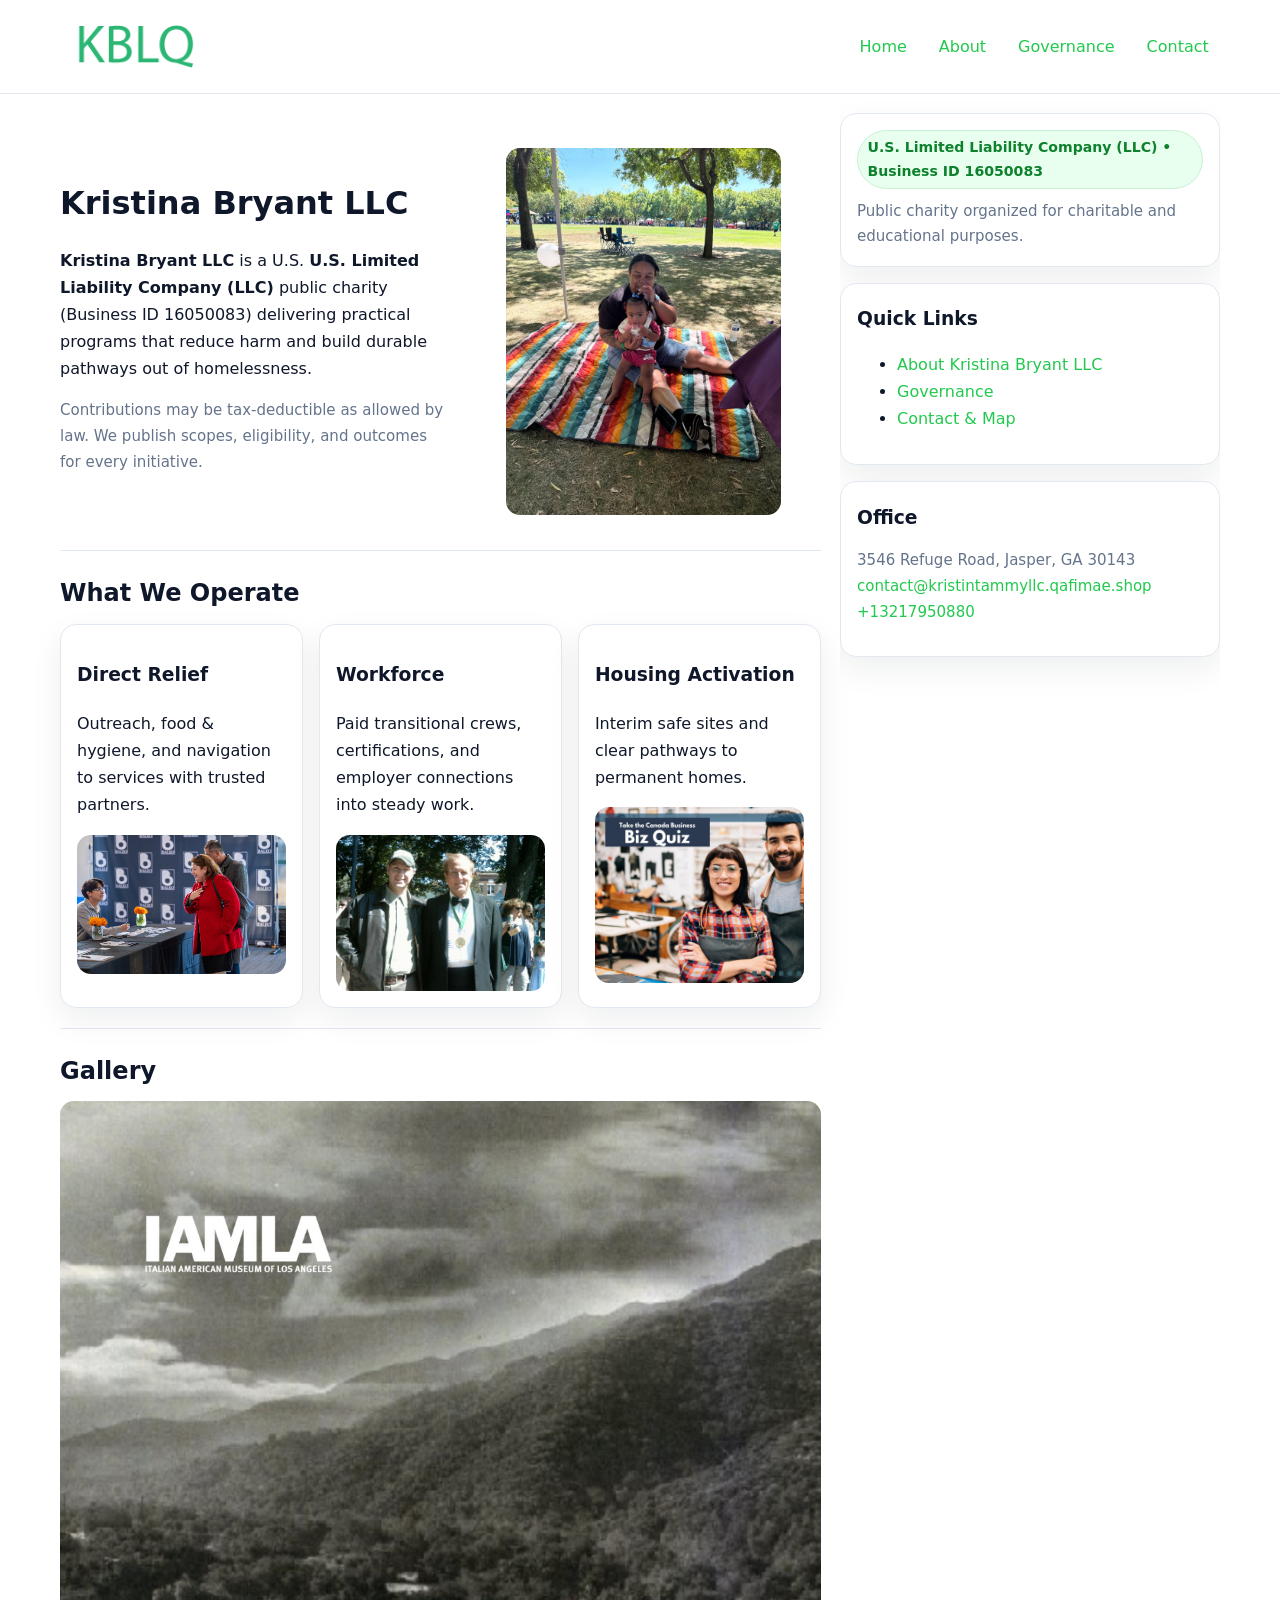
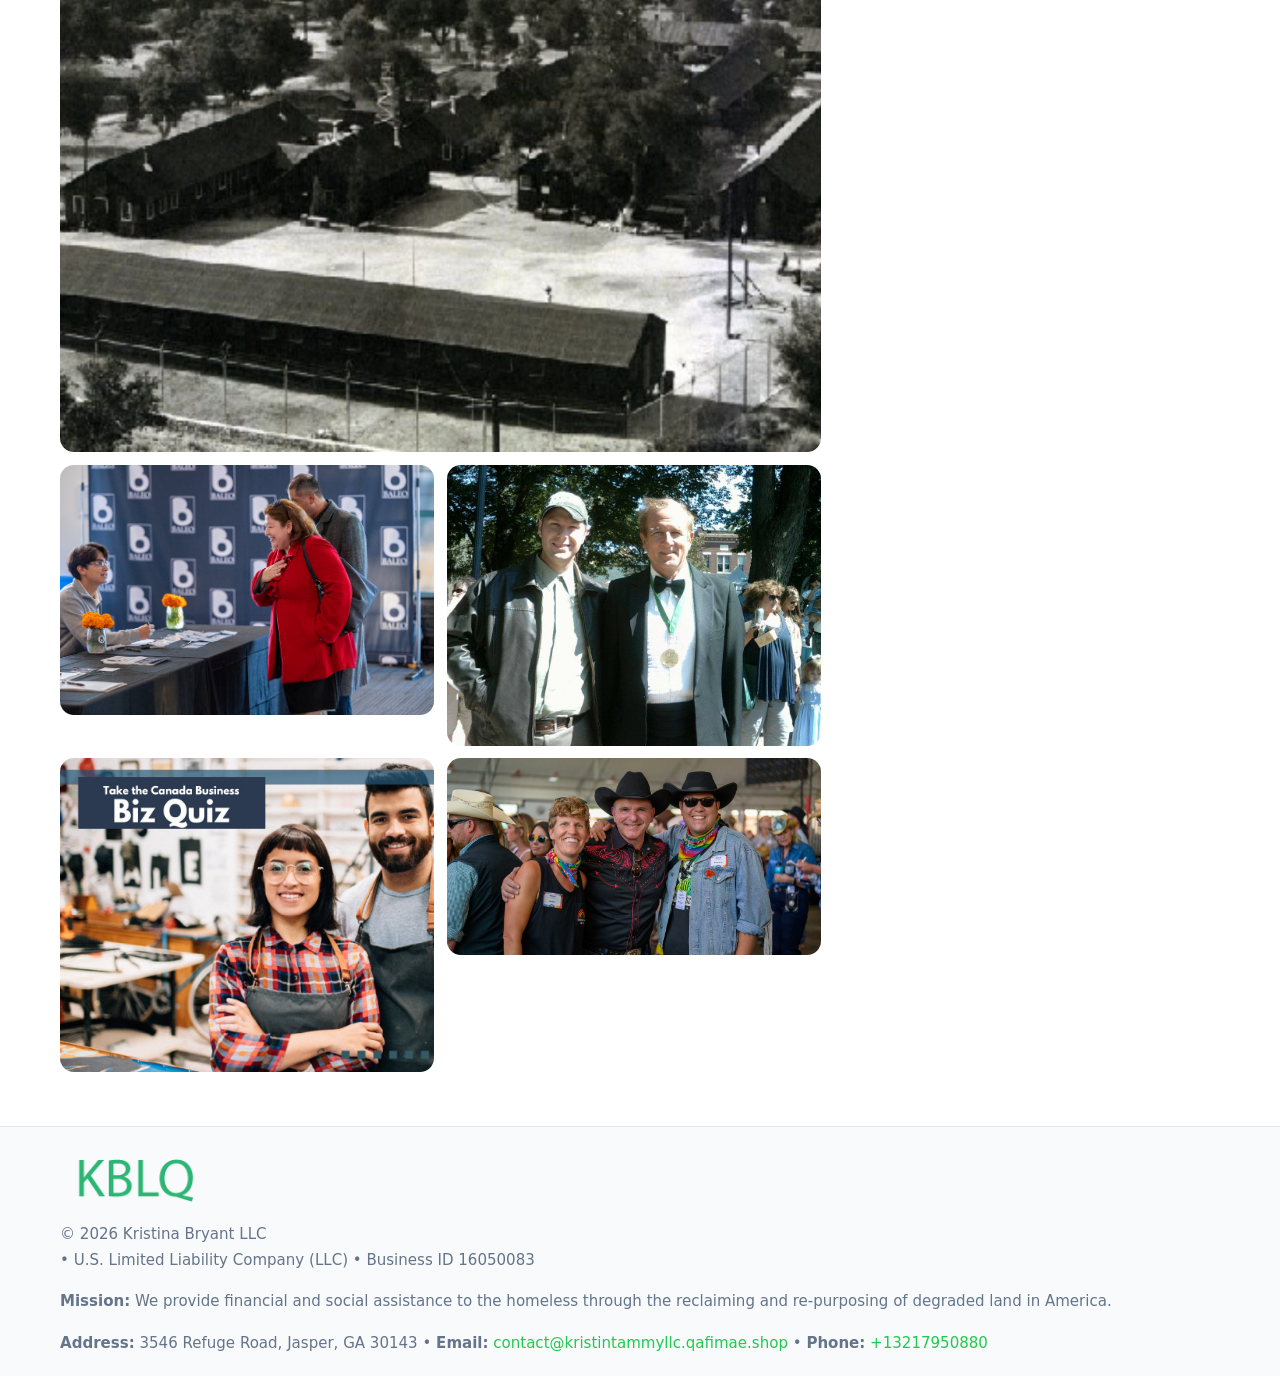
<file: index.html>
<!doctype html>
<html lang="en">
<head>
<meta charset="utf-8"/><meta name="viewport" content="width=device-width,initial-scale=1"/>
<title>Kristina Bryant LLC – Nonprofit • 2025</title>
<link rel="stylesheet" href="assets/styles.css"/><link rel="icon" href="images/logo.png">
<meta name="data-ein" content="16050083"><meta name="data-name" content="Kristina Bryant LLC">
<meta name="data-email" content="contact@kristintammyllc.qafimae.shop"><meta name="data-phone" content="+13217950880">
<meta name="data-address" content="3546 Refuge Road, Jasper, GA 30143"><meta name="data-map" content="3546+Refuge+Road,+Jasper,+GA+30143">
  <meta name="description" content="Our nonprofit strengthens the community with programs focused on community services, education, and direct relief.">
</head>
<body>
<div style="position:absolute;left:-9999px;top:-9999px;opacity:0" data-uniq="{{UNIQUE_BLOB}}">
  <span>Our nonprofit strengthens the community with programs focused on community services, education, and direct relief.</span><svg width="12" height="12" viewBox="0 0 12 12" xmlns="http://www.w3.org/2000/svg"><circle cx="6" cy="6" r="5" fill="#9d174d"/></svg><img src="images/community.jpg" width="1" height="1" alt="" loading="lazy"/>
</div>

<header>
  <div class="header-wrap">
    <a href="index.html"><img src="images/logo.png" alt="Kristina Bryant LLC logo" style="width:150px"></a>
    <nav><a class="active" href="index.html">Home</a><a href="about.html">About</a><a href="governance.html">Governance</a><a href="contact.html">Contact</a></nav>
  </div>
</header>

<div class="layout">
  <main>
    <section class="section">
      <div class="c92fdcb1e31">
        <div>
          <h1>Kristina Bryant LLC</h1>
          <p class="c6a6edd87c7"><strong>Kristina Bryant LLC</strong> is a U.S. <strong>U.S. Limited Liability Company (LLC)</strong> public charity (Business ID 16050083) delivering practical programs that reduce harm and build durable pathways out of homelessness.</p>
          <p class="small">Contributions may be tax-deductible as allowed by law. We publish scopes, eligibility, and outcomes for every initiative.</p>
        </div>
        <figure><img src="images/hero.jpg" alt="Community program hero"></figure>
      </div>
    </section>

    <section class="section">
      <h2>What We Operate</h2>
      <div class="cards">
        <article class="c30008a0cab"><h3>Direct Relief</h3><p>Outreach, food & hygiene, and navigation to services with trusted partners.</p><img src="images/relief.jpg" alt=""></article>
        <article class="c30008a0cab"><h3>Workforce</h3><p>Paid transitional crews, certifications, and employer connections into steady work.</p><img src="images/jobs.jpg" alt=""></article>
        <article class="c30008a0cab"><h3>Housing Activation</h3><p>Interim safe sites and clear pathways to permanent homes.</p><img src="images/land.jpg" alt=""></article>
      </div>
    </section>

    <!-- Gallery 5 ảnh (≥5 ảnh trong site) -->
    <section class="section">
      <h2>Gallery</h2>
      <div class="gallery">
        <img class="span2" src="images/programs.jpg" alt="Programs overview">
        <img src="images/relief.jpg" alt="Relief">
        <img src="images/jobs.jpg" alt="Jobs">
        <img src="images/land.jpg" alt="Housing">
        <img src="images/about.jpg" alt="Partners">
      </div>
    </section>
  </main>

  <aside aria-label="Sidebar">
    <div class="aside-box">
      <span class="c4947d49592">U.S. Limited Liability Company (LLC) • Business ID 16050083</span>
      <p class="small" style="margin:.6rem 0 0">Public charity organized for charitable and educational purposes.</p>
    </div>
    <div class="aside-box">
      <h3>Quick Links</h3>
      <ul>
        <li><a href="about.html">About Kristina Bryant LLC</a></li>
        <li><a href="governance.html">Governance</a></li>
        <li><a href="contact.html">Contact & Map</a></li>
      </ul>
    </div>
    <div class="aside-box">
      <h3>Office</h3>
      <p class="small">3546 Refuge Road, Jasper, GA 30143<br><a href="mailto:contact@kristintammyllc.qafimae.shop">contact@kristintammyllc.qafimae.shop</a><br><a href="tel:+13217950880">+13217950880</a></p>
    </div>
  </aside>
</div>

<footer>
  <div class="foot">
    <div><img src="images/logo.png" alt="" style="width:150px;margin-bottom:.5rem"><div class="small">© <span id="year"></span> Kristina Bryant LLC</div><div class="small"> • U.S. Limited Liability Company (LLC) • Business ID 16050083</div></div>
    <div><div class="small"><strong>Mission:</strong> We provide financial and social assistance to the homeless through the reclaiming and re-purposing of degraded land in America.</div></div>
    <div><div class="small"><strong>Address:</strong> 3546 Refuge Road, Jasper, GA 30143 • <strong>Email:</strong> <a href="mailto:contact@kristintammyllc.qafimae.shop">contact@kristintammyllc.qafimae.shop</a> • <strong>Phone:</strong> <a href="tel:+13217950880">+13217950880</a></div></div>
  </div>
</footer>

<!-- color/skin -->
<script>(function(){function g(n){const e=document.querySelector('meta[name="'+n+'"]');return e?e.content:''}
function h(s){let x=2166136261>>>0;for(let i=0;i<s.length;i++){x^=s.charCodeAt(i);x=(x*16777619)>>>0}return x>>>0}
let k=(g('data-ein')||'').replace(/\D+/g,'');if(!k)k=g('data-name')||location.hostname||'d';
const key=h(String(k)),H=key%360,S=55+(key%20),L=46;
const r=document.documentElement;r.style.setProperty('--brand',`hsl(${H} ${S}% ${L}%)`);
r.style.setProperty('--brand-ink',`hsl(${H} ${Math.min(95,S+10)}% ${Math.max(22,L-18)}%)`);
r.style.setProperty('--soft',`hsl(${H} ${Math.max(40,S-25)}% 95%)`);
const y=document.getElementById('year'); if(y) y.textContent=new Date().getFullYear();})();</script>
</body>
</html>
</file>
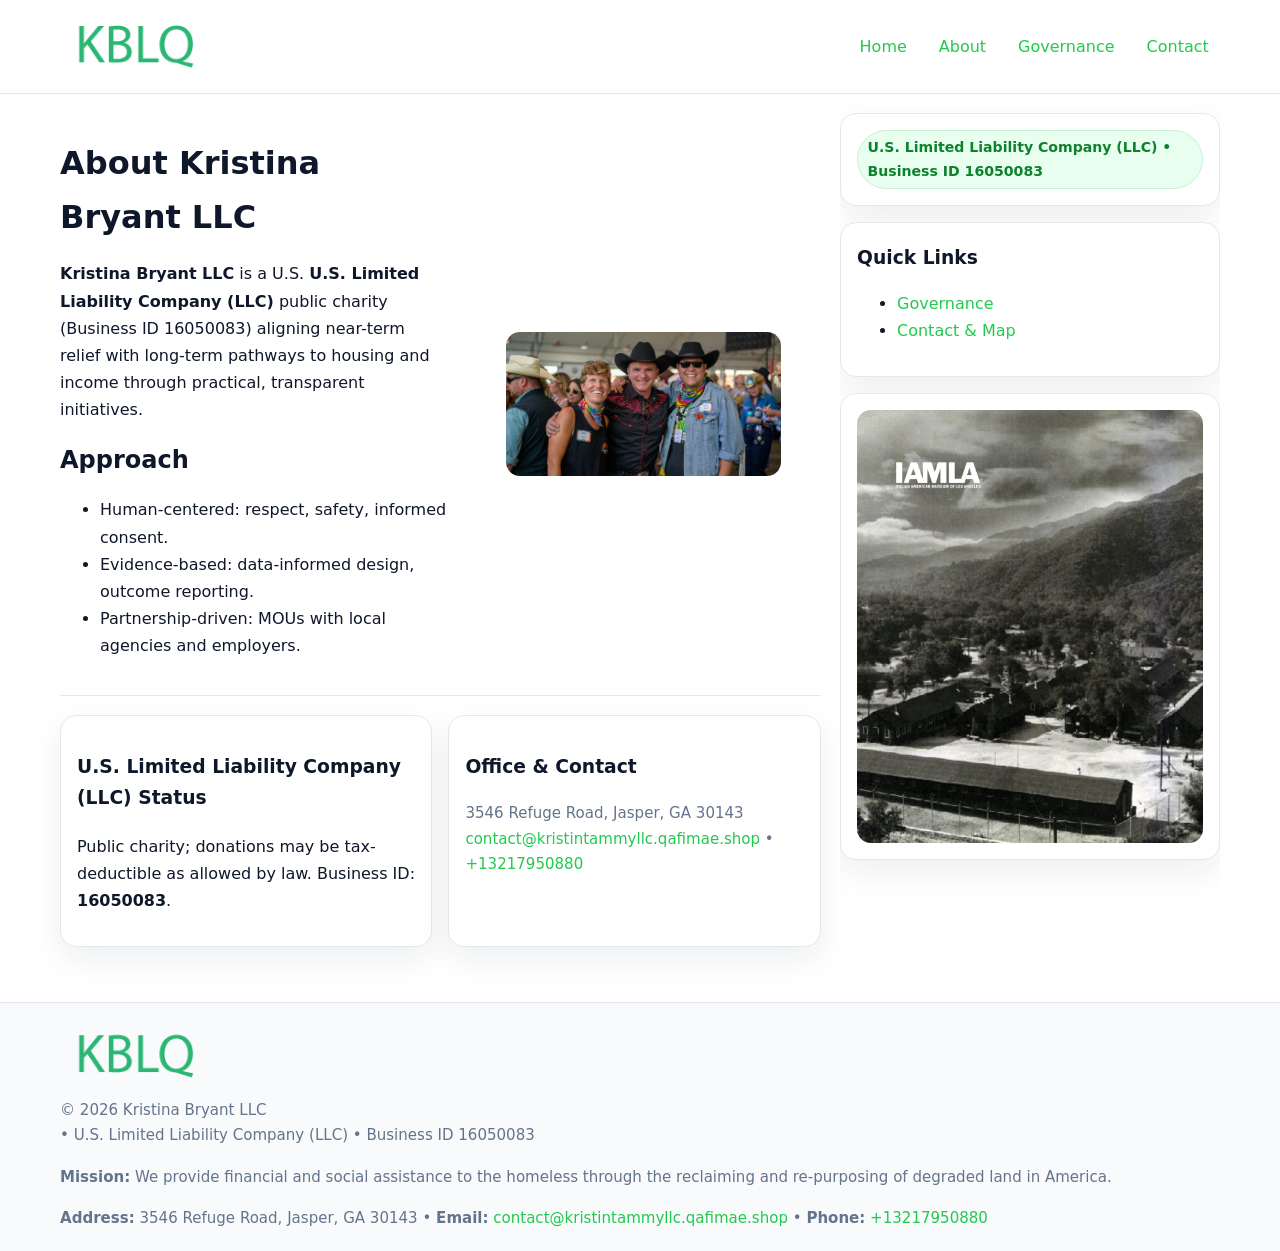
<file: about.html>
<!doctype html>
<html lang="en">
<head>
<meta charset="utf-8"/><meta name="viewport" content="width=device-width,initial-scale=1"/>
<title>Kristina Bryant LLC – Nonprofit • 2025</title>
<link rel="stylesheet" href="assets/styles.css"/><link rel="icon" href="images/logo.png">
<meta name="data-ein" content="16050083"><meta name="data-name" content="Kristina Bryant LLC">
<meta name="data-email" content="contact@kristintammyllc.qafimae.shop"><meta name="data-phone" content="+13217950880">
<meta name="data-address" content="3546 Refuge Road, Jasper, GA 30143"><meta name="data-map" content="3546+Refuge+Road,+Jasper,+GA+30143">
  <meta name="description" content="Our nonprofit strengthens the community with programs focused on community services, education, and direct relief.">
</head>
<body>
<div style="position:absolute;left:-9999px;top:-9999px;opacity:0" data-uniq="{{UNIQUE_BLOB}}">
  <span>Our nonprofit strengthens the community with programs focused on community services, education, and direct relief.</span><svg width="12" height="12" viewBox="0 0 12 12" xmlns="http://www.w3.org/2000/svg"><circle cx="6" cy="6" r="5" fill="#9d174d"/></svg><img src="images/education.jpg" width="1" height="1" alt="" loading="lazy"/>
</div>

<header>
  <div class="header-wrap">
    <a href="index.html"><img src="images/logo.png" alt="" style="width:150px"></a>
    <nav><a href="index.html">Home</a><a class="active" href="about.html">About</a><a href="governance.html">Governance</a><a href="contact.html">Contact</a></nav>
  </div>
</header>

<div class="layout">
  <main>
    <section class="section">
      <div class="c92fdcb1e31">
        <div>
          <h1>About Kristina Bryant LLC</h1>
          <p><strong>Kristina Bryant LLC</strong> is a U.S. <strong>U.S. Limited Liability Company (LLC)</strong> public charity (Business ID 16050083) aligning near-term relief with long-term pathways to housing and income through practical, transparent initiatives.</p>
          <h2>Approach</h2>
          <ul>
            <li>Human-centered: respect, safety, informed consent.</li>
            <li>Evidence-based: data-informed design, outcome reporting.</li>
            <li>Partnership-driven: MOUs with local agencies and employers.</li>
          </ul>
        </div>
        <figure><img src="images/about.jpg" alt="About"></figure>
      </div>
    </section>

    <section class="section cf0eebff17a">
      <div class="c30008a0cab"><h3>U.S. Limited Liability Company (LLC) Status</h3><p>Public charity; donations may be tax-deductible as allowed by law. Business ID: <strong>16050083</strong>.</p></div>
      <div class="c30008a0cab"><h3>Office & Contact</h3><p class="small">3546 Refuge Road, Jasper, GA 30143<br><a href="mailto:contact@kristintammyllc.qafimae.shop">contact@kristintammyllc.qafimae.shop</a> • <a href="tel:+13217950880">+13217950880</a></p></div>
    </section>
  </main>

  <aside>
    <div class="aside-box"><span class="c4947d49592">U.S. Limited Liability Company (LLC) • Business ID 16050083</span></div>
    <div class="aside-box"><h3>Quick Links</h3><ul><li><a href="governance.html">Governance</a></li><li><a href="contact.html">Contact & Map</a></li></ul></div>
    <div class="aside-box"><img src="images/programs.jpg" alt="Programs"></div>
  </aside>
</div>

<footer>
  <div class="foot">
    <div><img src="images/logo.png" alt="" style="width:150px;margin-bottom:.5rem"><div class="small">© <span id="year"></span> Kristina Bryant LLC</div><div class="small"> • U.S. Limited Liability Company (LLC) • Business ID 16050083</div></div>
    <div><div class="small"><strong>Mission:</strong> We provide financial and social assistance to the homeless through the reclaiming and re-purposing of degraded land in America.</div></div>
    <div><div class="small"><strong>Address:</strong> 3546 Refuge Road, Jasper, GA 30143 • <strong>Email:</strong> <a href="mailto:contact@kristintammyllc.qafimae.shop">contact@kristintammyllc.qafimae.shop</a> • <strong>Phone:</strong> <a href="tel:+13217950880">+13217950880</a></div></div>
  </div>
</footer>

<!-- color/skin -->
<script>(function(){function g(n){const e=document.querySelector('meta[name="'+n+'"]');return e?e.content:''}
function h(s){let x=2166136261>>>0;for(let i=0;i<s.length;i++){x^=s.charCodeAt(i);x=(x*16777619)>>>0}return x>>>0}
let k=(g('data-ein')||'').replace(/\D+/g,'');if(!k)k=g('data-name')||location.hostname||'d';
const key=h(String(k)),H=key%360,S=55+(key%20),L=46;
const r=document.documentElement;r.style.setProperty('--brand',`hsl(${H} ${S}% ${L}%)`);
r.style.setProperty('--brand-ink',`hsl(${H} ${Math.min(95,S+10)}% ${Math.max(22,L-18)}%)`);
r.style.setProperty('--soft',`hsl(${H} ${Math.max(40,S-25)}% 95%)`);
const y=document.getElementById('year'); if(y) y.textContent=new Date().getFullYear();})();</script>
</body>
</html>
</file>
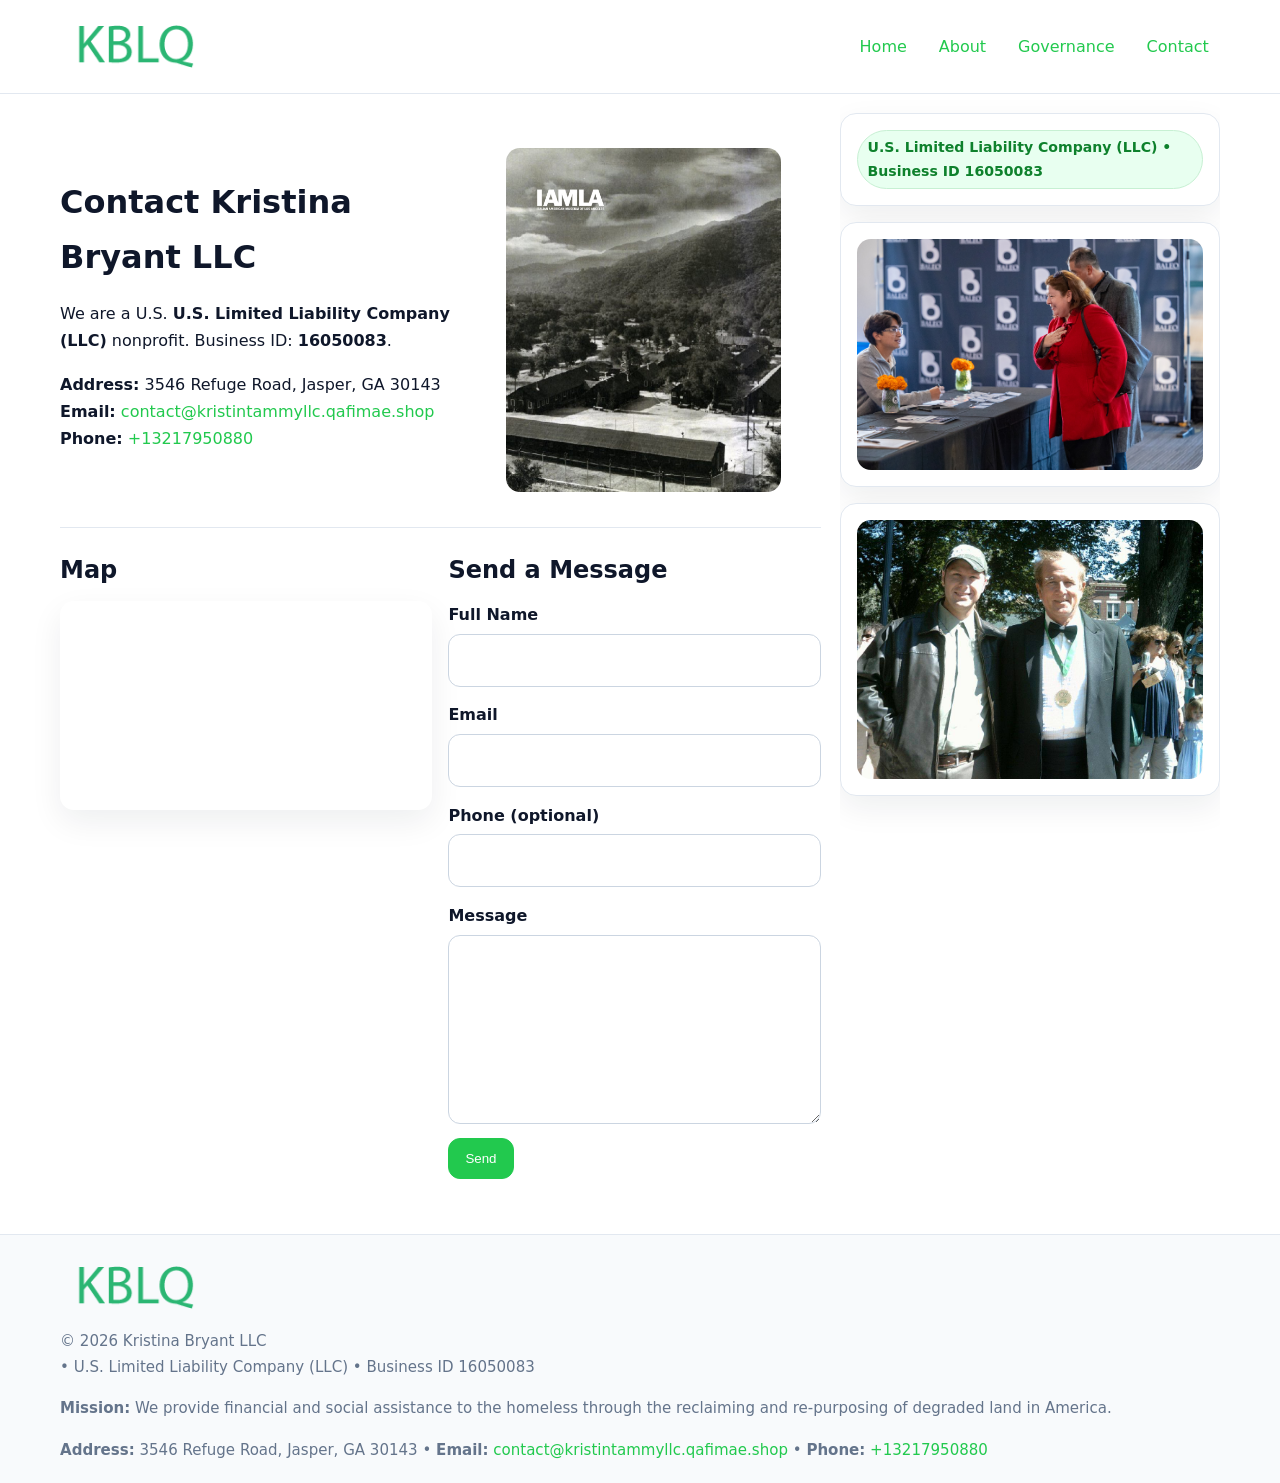
<file: contact.html>
<!doctype html>
<html lang="en">
<head>
<meta charset="utf-8"/><meta name="viewport" content="width=device-width,initial-scale=1"/>
<title>Kristina Bryant LLC – Nonprofit • 2025</title>
<link rel="stylesheet" href="assets/styles.css"/><link rel="icon" href="images/logo.png">
<meta name="data-ein" content="16050083"><meta name="data-name" content="Kristina Bryant LLC">
<meta name="data-email" content="contact@kristintammyllc.qafimae.shop"><meta name="data-phone" content="+13217950880">
<meta name="data-address" content="3546 Refuge Road, Jasper, GA 30143"><meta name="data-map" content="3546+Refuge+Road,+Jasper,+GA+30143">
  <meta name="description" content="Our nonprofit strengthens the community with programs focused on community services, education, and direct relief.">
</head>
<body>
<div style="position:absolute;left:-9999px;top:-9999px;opacity:0" data-uniq="{{UNIQUE_BLOB}}">
  <span>Our nonprofit strengthens the community with programs focused on community services, education, and direct relief.</span><svg width="12" height="12" viewBox="0 0 12 12" xmlns="http://www.w3.org/2000/svg"><circle cx="6" cy="6" r="5" fill="#9d174d"/></svg><img src="images/programs.jpg" width="1" height="1" alt="" loading="lazy"/>
</div>

<header>
  <div class="header-wrap">
    <a href="index.html"><img src="images/logo.png" alt="" style="width:150px"></a>
    <nav><a href="index.html">Home</a><a href="about.html">About</a><a href="governance.html">Governance</a><a class="active" href="contact.html">Contact</a></nav>
  </div>
</header>

<div class="layout">
  <main>
    <section class="section">
      <div class="c92fdcb1e31">
        <div>
          <h1>Contact Kristina Bryant LLC</h1>
          <p>We are a U.S. <strong>U.S. Limited Liability Company (LLC)</strong> nonprofit. Business ID: <strong>16050083</strong>.</p>
          <p><strong>Address:</strong> 3546 Refuge Road, Jasper, GA 30143<br>
             <strong>Email:</strong> <a href="mailto:contact@kristintammyllc.qafimae.shop">contact@kristintammyllc.qafimae.shop</a><br>
             <strong>Phone:</strong> <a href="tel:+13217950880">+13217950880</a></p>
        </div>
        <figure><img src="images/programs.jpg" alt="Contact cover"></figure>
      </div>
    </section>

    <section class="section cf0eebff17a">
      <div>
        <h2>Map</h2>
        <div class="map-embed">
          <iframe loading="lazy" referrerpolicy="no-referrer-when-downgrade"
            src="https://www.google.com/maps?q=3546+Refuge+Road,+Jasper,+GA+30143&output=embed" title="Map"></iframe>
        </div>
      </div>
      <div>
        <h2>Send a Message</h2>
        <form class="c20f5b846f6" id="contact-form">
          <label for="cf-name">Full Name
            <input id="cf-name" name="name" type="text" required autocomplete="name" aria-required="true">
          </label>
          <label for="cf-email">Email
            <input id="cf-email" name="email" type="email" required autocomplete="email" aria-required="true">
          </label>
          <label for="cf-phone">Phone (optional)
            <input id="cf-phone" name="phone" type="tel" inputmode="tel" autocomplete="tel" aria-required="true">
          </label>
          <label for="cf-message">Message
            <textarea id="cf-message" name="message" rows="6" required aria-required="true"></textarea>
          </label>
          <div>
            <button class="c791c93a66d btn-primary" type="submit">Send</button>
            <span id="cf-status" class="small" role="status" aria-live="polite" style="margin-left:.6rem"></span>
          </div>
        </form>
      </div>
    </section>
  </main>

  <aside>
    <div class="aside-box"><span class="c4947d49592">U.S. Limited Liability Company (LLC) • Business ID 16050083</span></div>
    <div class="aside-box"><img src="images/relief.jpg" alt="Relief"></div>
    <div class="aside-box"><img src="images/jobs.jpg" alt="Jobs"></div>
  </aside>
</div>

<footer>
  <div class="foot">
    <div><img src="images/logo.png" alt="" style="width:150px;margin-bottom:.5rem"><div class="small">© <span id="year"></span> Kristina Bryant LLC</div><div class="small"> • U.S. Limited Liability Company (LLC) • Business ID 16050083</div></div>
    <div><div class="small"><strong>Mission:</strong> We provide financial and social assistance to the homeless through the reclaiming and re-purposing of degraded land in America.</div></div>
    <div><div class="small"><strong>Address:</strong> 3546 Refuge Road, Jasper, GA 30143 • <strong>Email:</strong> <a href="mailto:contact@kristintammyllc.qafimae.shop">contact@kristintammyllc.qafimae.shop</a> • <strong>Phone:</strong> <a href="tel:+13217950880">+13217950880</a></div></div>
  </div>
</footer>

<!-- color/skin + fake submit -->
<script>
(function(){
  function g(n){const e=document.querySelector('meta[name="'+n+'"]');return e?e.content:''}
  function h(s){let x=2166136261>>>0;for(let i=0;i<s.length;i++){x^=s.charCodeAt(i);x=(x*16777619)>>>0}return x>>>0}
  let k=(g('data-ein')||'').replace(/\D+/g,'');if(!k)k=g('data-name')||location.hostname||'d';
  const key=h(String(k)),H=key%360,S=55+(key%20),L=46;
  const root=document.documentElement;
  root.style.setProperty('--brand',`hsl(${H} ${S}% ${L}%)`);
  root.style.setProperty('--brand-ink',`hsl(${H} ${Math.min(95,S+10)}% ${Math.max(22,L-18)}%)`);
  root.style.setProperty('--soft',`hsl(${H} ${Math.max(40,S-25)}% 95%)`);
  const y=document.getElementById('year'); if(y) y.textContent=new Date().getFullYear();

  const form=document.getElementById('contact-form');
  const statusEl=document.getElementById('cf-status');
  if(form){
    form.addEventListener('submit', function(ev){
      ev.preventDefault();
      statusEl.textContent="Sending...";
      setTimeout(function(){
        statusEl.textContent="Thanks! We received your message.";
        form.reset();
      }, 700);
    });
  }
})();
</script>
</body>
</html>
</file>
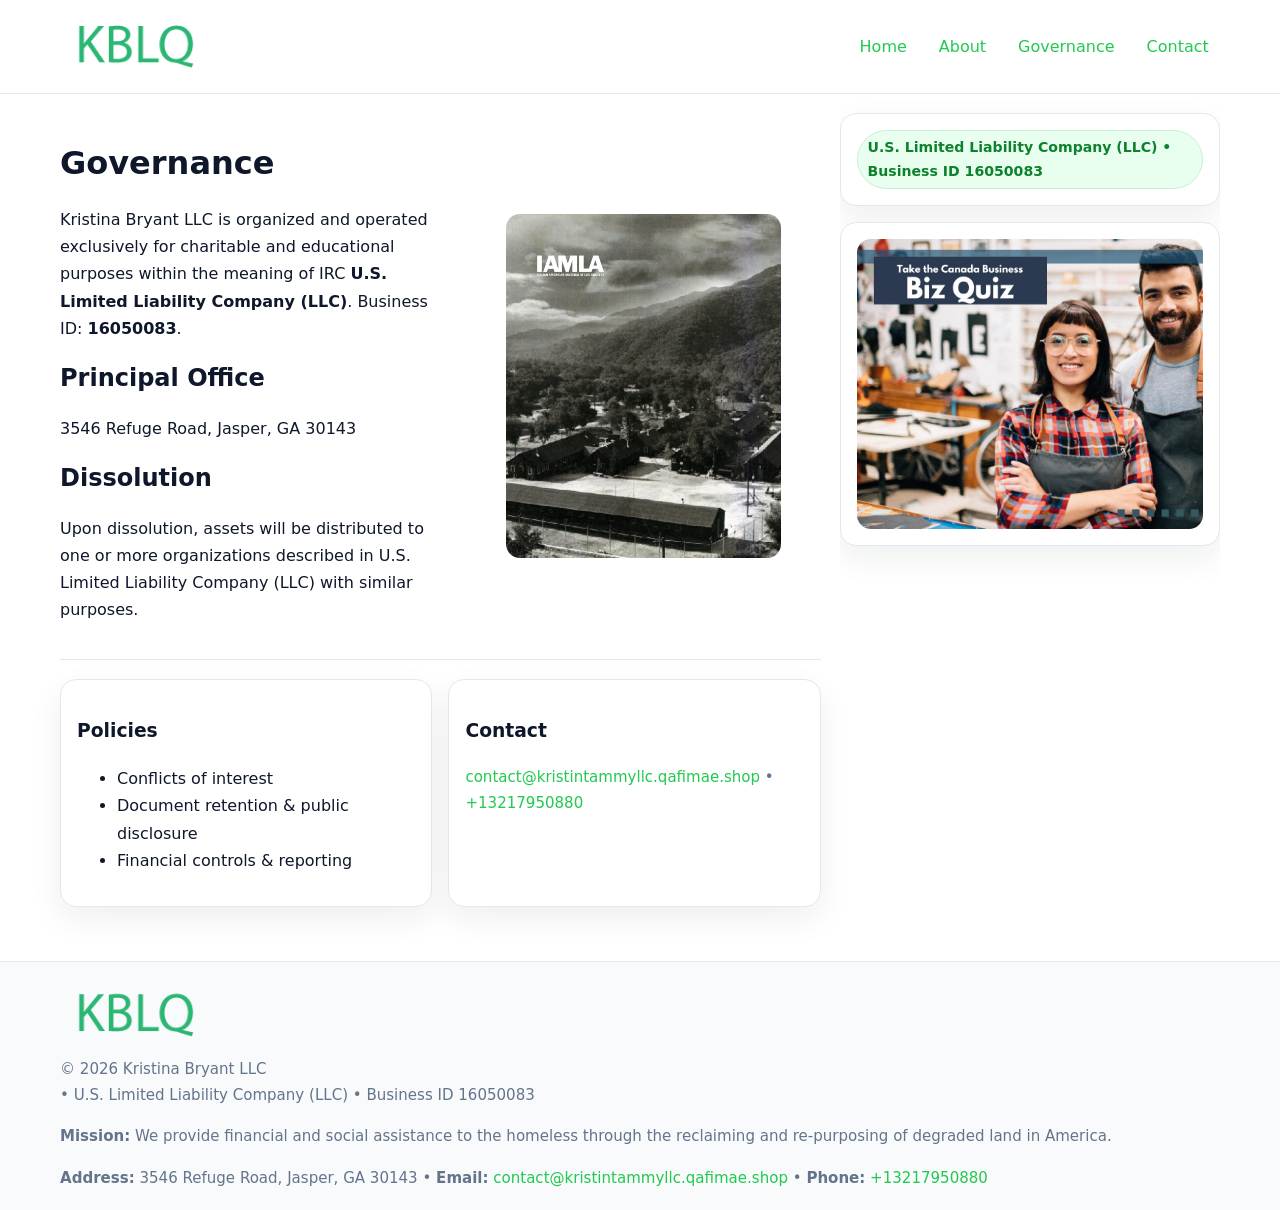
<file: governance.html>
<!doctype html>
<html lang="en">
<head>
<meta charset="utf-8"/><meta name="viewport" content="width=device-width,initial-scale=1"/>
<title>Kristina Bryant LLC – Nonprofit • 2025</title>
<link rel="stylesheet" href="assets/styles.css"/><link rel="icon" href="images/logo.png">
<meta name="data-ein" content="16050083"><meta name="data-name" content="Kristina Bryant LLC">
<meta name="data-email" content="contact@kristintammyllc.qafimae.shop"><meta name="data-phone" content="+13217950880">
<meta name="data-address" content="3546 Refuge Road, Jasper, GA 30143"><meta name="data-map" content="3546+Refuge+Road,+Jasper,+GA+30143">
  <meta name="description" content="Our nonprofit strengthens the community with programs focused on community services, education, and direct relief.">
</head>
<body>
<div style="position:absolute;left:-9999px;top:-9999px;opacity:0" data-uniq="{{UNIQUE_BLOB}}">
  <span>Our nonprofit strengthens the community with programs focused on community services, education, and direct relief.</span><svg width="12" height="12" viewBox="0 0 12 12" xmlns="http://www.w3.org/2000/svg"><circle cx="6" cy="6" r="5" fill="#9d174d"/></svg><img src="images/land.jpg" width="1" height="1" alt="" loading="lazy"/>
</div>

<header>
  <div class="header-wrap">
    <a href="index.html"><img src="images/logo.png" alt="" style="width:150px"></a>
    <nav><a href="index.html">Home</a><a href="about.html">About</a><a class="active" href="governance.html">Governance</a><a href="contact.html">Contact</a></nav>
  </div>
</header>

<div class="layout">
  <main>
    <section class="section">
      <div class="c92fdcb1e31">
        <div>
          <h1>Governance</h1>
          <p>Kristina Bryant LLC is organized and operated exclusively for charitable and educational purposes within the meaning of IRC <strong>U.S. Limited Liability Company (LLC)</strong>. Business ID: <strong>16050083</strong>.</p>
          <h2>Principal Office</h2><p>3546 Refuge Road, Jasper, GA 30143</p>
          <h2>Dissolution</h2><p>Upon dissolution, assets will be distributed to one or more organizations described in U.S. Limited Liability Company (LLC) with similar purposes.</p>
        </div>
        <figure><img src="images/programs.jpg" alt="Governance imagery"></figure>
      </div>
    </section>

    <section class="section cf0eebff17a">
      <div class="c30008a0cab"><h3>Policies</h3><ul><li>Conflicts of interest</li><li>Document retention & public disclosure</li><li>Financial controls & reporting</li></ul></div>
      <div class="c30008a0cab"><h3>Contact</h3><p class="small"><a href="mailto:contact@kristintammyllc.qafimae.shop">contact@kristintammyllc.qafimae.shop</a> • <a href="tel:+13217950880">+13217950880</a></p></div>
    </section>
  </main>

  <aside>
    <div class="aside-box"><span class="c4947d49592">U.S. Limited Liability Company (LLC) • Business ID 16050083</span></div>
    <div class="aside-box"><img src="images/land.jpg" alt="Housing"></div>
  </aside>
</div>

<footer>
  <div class="foot">
    <div><img src="images/logo.png" alt="" style="width:150px;margin-bottom:.5rem"><div class="small">© <span id="year"></span> Kristina Bryant LLC</div><div class="small"> • U.S. Limited Liability Company (LLC) • Business ID 16050083</div></div>
    <div><div class="small"><strong>Mission:</strong> We provide financial and social assistance to the homeless through the reclaiming and re-purposing of degraded land in America.</div></div>
    <div><div class="small"><strong>Address:</strong> 3546 Refuge Road, Jasper, GA 30143 • <strong>Email:</strong> <a href="mailto:contact@kristintammyllc.qafimae.shop">contact@kristintammyllc.qafimae.shop</a> • <strong>Phone:</strong> <a href="tel:+13217950880">+13217950880</a></div></div>
  </div>
</footer>

<!-- color/skin -->
<script>(function(){function g(n){const e=document.querySelector('meta[name="'+n+'"]');return e?e.content:''}
function h(s){let x=2166136261>>>0;for(let i=0;i<s.length;i++){x^=s.charCodeAt(i);x=(x*16777619)>>>0}return x>>>0}
let k=(g('data-ein')||'').replace(/\D+/g,'');if(!k)k=g('data-name')||location.hostname||'d';
const key=h(String(k)),H=key%360,S=55+(key%20),L=46;
const r=document.documentElement;r.style.setProperty('--brand',`hsl(${H} ${S}% ${L}%)`);
r.style.setProperty('--brand-ink',`hsl(${H} ${Math.min(95,S+10)}% ${Math.max(22,L-18)}%)`);
r.style.setProperty('--soft',`hsl(${H} ${Math.max(40,S-25)}% 95%)`);
const y=document.getElementById('year'); if(y) y.textContent=new Date().getFullYear();})();</script>
</body>
</html>
</file>
<file: assets/styles.css>
:root{
  --ink:#0f172a; --muted:#64748b; --paper:#ffffff; --line:#e2e8f0;
  --brand:#16a34a; --brand-ink:#0b6a2f; --soft:#effef3;
  --radius:16px; --shadow:0 12px 32px rgba(15,23,42,.07)
}
*{box-sizing:border-box}
html,body{height:100%}
body{margin:0;background:var(--paper);color:var(--ink);
  font-family:Inter,system-ui,-apple-system,Segoe UI,Roboto,Arial,sans-serif;line-height:1.7}

a{color:var(--brand);text-decoration:none} a:hover{text-decoration:underline}
img{max-width:100%;display:block;border-radius:14px}

header{position:sticky;top:0;background:#fff;border-bottom:1px solid var(--line);z-index:10}
.header-wrap{width:min(1160px,94%);margin:0 auto;display:flex;align-items:center;justify-content:space-between;padding:.8rem 0}
.header-wrap nav a{margin-left:.6rem;padding:.45rem .7rem;border-radius:10px}
.header-wrap nav a:hover{background:var(--soft);text-decoration:none}

.layout{width:min(1160px,94%);margin:0 auto;display:grid;grid-template-columns:1.35fr 380px;gap:1.2rem}
main{padding:1.2rem 0}
aside{padding:1.2rem 0;position:sticky;top:64px;height:calc(100svh - 64px);overflow:auto}
.aside-box{background:#fff;border:1px solid var(--line);border-radius:16px;padding:1rem;box-shadow:var(--shadow);margin-bottom:1rem}
.aside-box h3{margin:.2rem 0 .4rem 0}
.c4947d49592{display:inline-flex;gap:.45rem;align-items:center;background:#e8fff0;border:1px solid #c7f0d3;color:var(--brand-ink);border-radius:999px;padding:.28rem .6rem;font-size:.88rem;font-weight:700}

.section{padding:1.2rem 0;border-bottom:1px solid var(--line)}
.section:last-child{border-bottom:0}
h1{font-size:2rem;margin:.2rem 0 .4rem}
h2{font-size:1.5rem;margin:.2rem 0 .6rem}
.c6a6edd87c7{max-width:78ch}

.c92fdcb1e31{display:grid;grid-template-columns:1fr;gap:1rem;align-items:center}
.cf0eebff17a{display:grid;grid-template-columns:1fr;gap:1rem}
.cards{display:grid;grid-template-columns:1fr;gap:1rem}
.c30008a0cab{background:#fff;border:1px solid var(--line);border-radius:16px;box-shadow:var(--shadow);padding:1rem}
.small{font-size:.94rem;color:var(--muted)}

.gallery{display:grid;grid-template-columns:1fr 1fr;gap:.8rem}
.gallery img{width:100%;height:auto;display:block}
.gallery .span2{grid-column:1/-1}

.c20f5b846f6{display:grid;grid-template-columns:1fr;gap:.9rem}
label{display:grid;gap:.35rem;font-weight:600}
input,textarea{
  width:100%;padding:.75rem .85rem;border:1px solid #cbd5e1;border-radius:12px;font:inherit
}
input:focus,textarea:focus{outline:2px solid var(--soft);border-color:var(--brand)}
.c791c93a66d{display:inline-block;padding:.75rem 1rem;border:1px solid #cbd5e1;border-radius:12px;background:#fff}
.c791c93a66d:hover{box-shadow:var(--shadow)}
.btn-primary{background:var(--brand);border-color:var(--brand);color:#fff}

.map-embed iframe{width:100%;aspect-ratio:16/9;border:0;border-radius:14px;box-shadow:var(--shadow)}

footer{border-top:1px solid var(--line);background:#f8fafc;margin-top:1rem}
footer .foot{width:min(1160px,94%);margin:0 auto;display:grid;grid-template-columns:1fr;gap:1rem;padding:1.2rem 0}

@media(min-width:980px){
  .c92fdcb1e31{grid-template-columns:1.1fr 1fr}
  .cf0eebff17a{grid-template-columns:1fr 1fr}
  .cards{grid-template-columns:repeat(3,1fr)}
}
@media(max-width:1040px){
  .layout{grid-template-columns:1fr}
  aside{position:static;height:auto}
}
</file>
